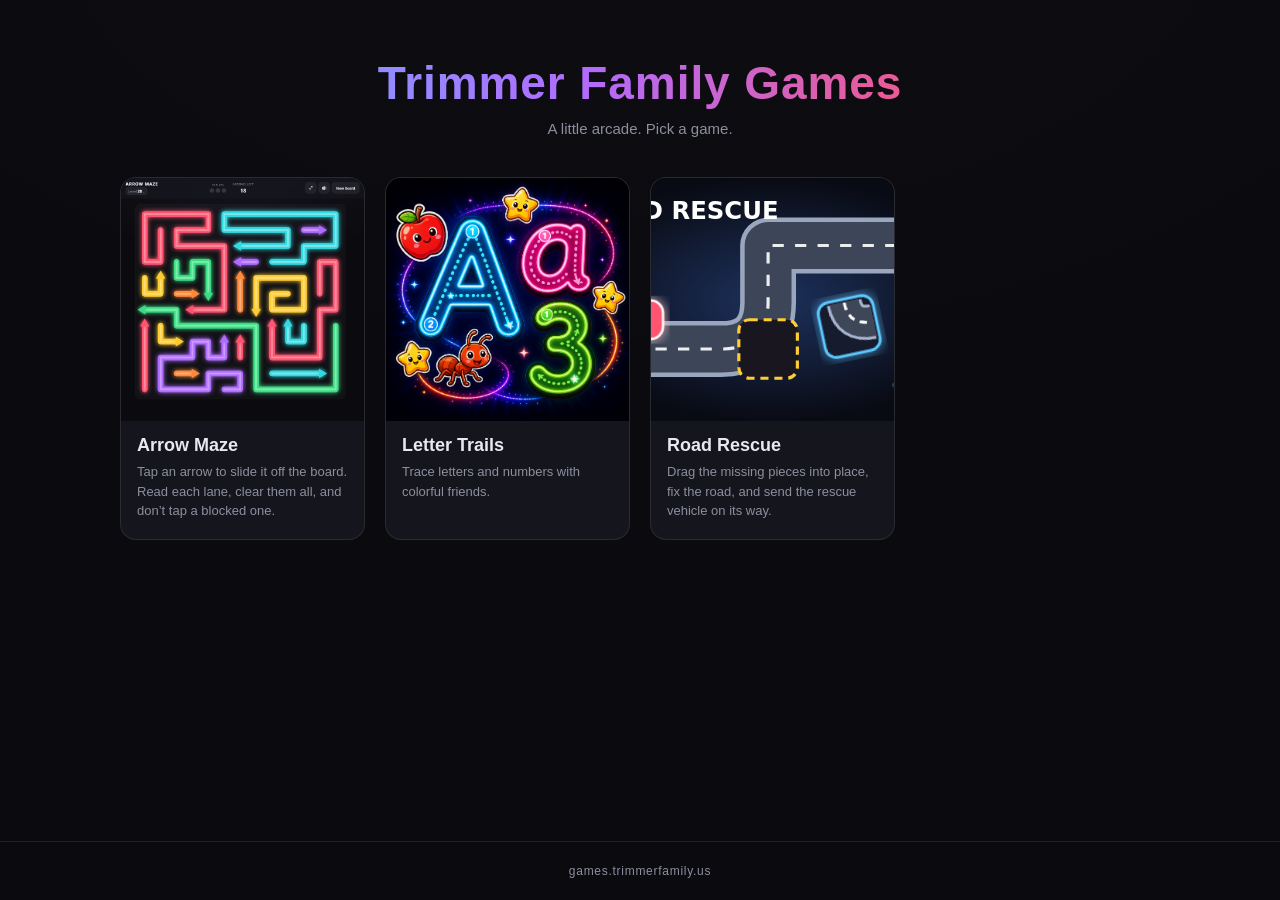
<file: index.html>
<!DOCTYPE html>
<html lang="en">
<head>
  <meta charset="UTF-8" />
  <meta name="viewport" content="width=device-width, initial-scale=1" />
  <meta name="theme-color" content="#0b0b0f" />
  <title>Trimmer Family Games</title>
  <meta name="description" content="A little family arcade of browser games." />
  <link rel="stylesheet" href="assets/hub.css" />
</head>
<body>
  <header class="hub-header">
    <h1>Trimmer Family Games</h1>
    <p class="tagline">A little arcade. Pick a game.</p>
  </header>

  <main>
    <div id="grid" class="grid"></div>
    <p id="empty" class="empty" hidden>No games here yet — check back soon.</p>
  </main>

  <footer class="hub-footer">games.trimmerfamily.us</footer>

  <script src="games.js"></script>
  <script>
    (function () {
      var grid = document.getElementById('grid');
      var games = window.GAMES || [];
      if (!games.length) { document.getElementById('empty').hidden = false; return; }
      games.forEach(function (g) {
        var a = document.createElement('a');
        a.className = 'card';
        a.href = 'games/' + g.slug + '/';
        var thumb = g.thumb
          ? '<img loading="lazy" alt="' + g.name + '" src="' + g.thumb + '">'
          : '<span class="thumb-fallback">' + g.name.charAt(0) + '</span>';
        a.innerHTML =
          '<div class="thumb">' + thumb + '</div>' +
          '<div class="meta">' +
            '<div class="name">' + g.name + '</div>' +
            '<div class="blurb">' + (g.blurb || '') + '</div>' +
          '</div>';
        grid.appendChild(a);
      });
    })();
  </script>
</body>
</html>
</file>
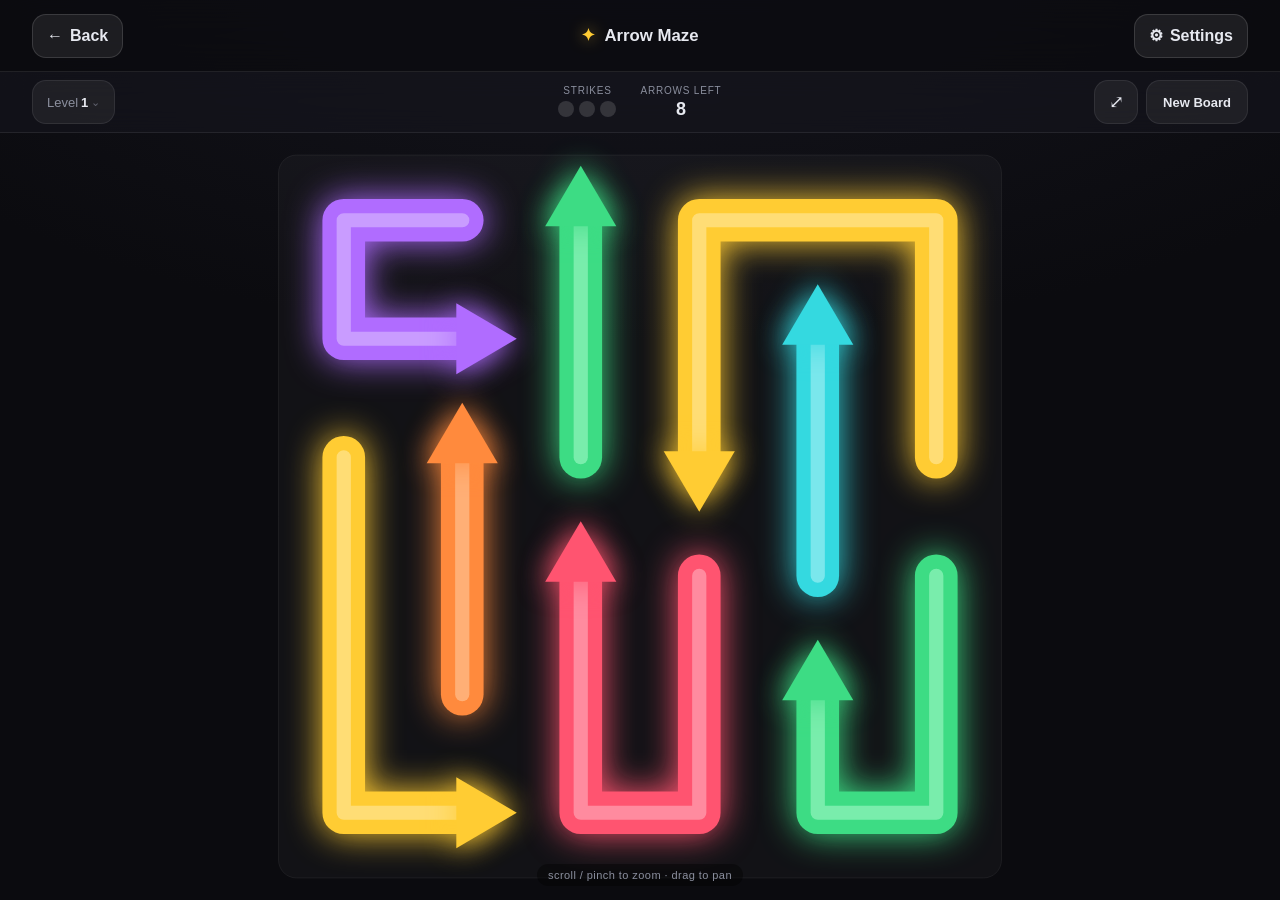
<file: games/arrow-maze/index.html>
<!DOCTYPE html>
<html lang="en">
<head>
  <meta charset="UTF-8" />
  <meta name="viewport" content="width=device-width, initial-scale=1.0, maximum-scale=1.0, user-scalable=no" />
  <meta name="theme-color" content="#0b0b0f" />
  <title>Arrow Maze</title>
  <link rel="stylesheet" href="style.css?v=2" />
</head>
<body>
  <div id="app">
    <header class="topbar">
      <a class="control back" href="../../" aria-label="Back"><span aria-hidden="true">←</span><span>Back</span></a>
      <div class="brand" aria-label="Arrow Maze"><span aria-hidden="true">✦</span><span>Arrow Maze</span></div>
      <div class="top-actions">
        <button id="settings-btn" class="control" type="button" aria-label="Settings" aria-haspopup="dialog"><span aria-hidden="true">⚙</span><span class="settings-label">Settings</span></button>
      </div>
    </header>

    <section id="hud" aria-label="Game status and controls">
      <div class="hud-left">
        <button class="hud-level" id="btn-level" title="Change level">Level <span id="level">1</span><span class="lvl-caret">⌄</span></button>
      </div>
      <div class="hud-center">
        <div class="stat">
          <span class="stat-label">Strikes</span>
          <div id="hearts" class="hearts"></div>
        </div>
        <div class="stat">
          <span class="stat-label">Arrows left</span>
          <span id="arrows-left" class="stat-value">0</span>
        </div>
      </div>
      <div class="hud-right">
        <button id="btn-reset-view" class="icon-btn" title="Reset view" aria-label="Reset view">⤢</button>
        <button id="btn-new" class="text-btn" title="New board at this level"><span class="new-wide">New&nbsp;Board</span><span class="new-short">New</span></button>
      </div>
    </section>

    <main id="stage">
      <canvas id="board"></canvas>
      <div id="zoom-hint" class="zoom-hint">scroll / pinch to zoom · drag to pan</div>
    </main>

    <div id="modal-backdrop" class="modal-backdrop hidden" role="dialog" aria-modal="true" aria-labelledby="modal-title" aria-hidden="true">
      <div class="modal" id="modal">
        <h2 id="modal-title">Level cleared</h2>
        <p id="modal-body">Nice and tidy.</p>
        <div class="modal-actions" id="modal-actions"></div>
      </div>
    </div>

    <div id="level-backdrop" class="modal-backdrop hidden" role="dialog" aria-modal="true" aria-labelledby="level-title" aria-hidden="true">
      <div class="modal">
        <h2 id="level-title">Go to level</h2>
        <p>Jump to any level. Bigger levels are bigger, busier boards.</p>
        <div class="level-chips" id="level-chips">
          <button data-lvl="1">1</button>
          <button data-lvl="25">25</button>
          <button data-lvl="50">50</button>
          <button data-lvl="100">100</button>
          <button data-lvl="200">200</button>
        </div>
        <div class="level-input-row">
          <button id="lvl-minus" class="step" aria-label="Lower">–</button>
          <input id="lvl-input" type="number" min="1" max="999" inputmode="numeric" />
          <button id="lvl-plus" class="step" aria-label="Higher">+</button>
        </div>
        <div class="modal-actions">
          <button id="lvl-go" class="primary">Go</button>
          <button id="lvl-cancel">Cancel</button>
        </div>
      </div>
    </div>

    <div id="settings-backdrop" class="modal-backdrop hidden" role="dialog" aria-modal="true" aria-labelledby="settings-title" aria-hidden="true">
      <div class="modal settings-modal">
        <div class="modal-head">
          <h2 id="settings-title">Settings</h2>
          <button id="settings-close" class="close" type="button" aria-label="Close settings">×</button>
        </div>
        <label class="setting-row">
          <span><strong>Sound effects</strong><small>Movement, strikes, and celebrations</small></span>
          <input id="sound-toggle" type="checkbox" checked />
        </label>
        <p class="settings-note">Reset View and New Board stay in the game toolbar for quick access.</p>
      </div>
    </div>
  </div>

  <script src="generator.js?v=2"></script>
  <script src="app.js?v=2"></script>
</body>
</html>
</file>
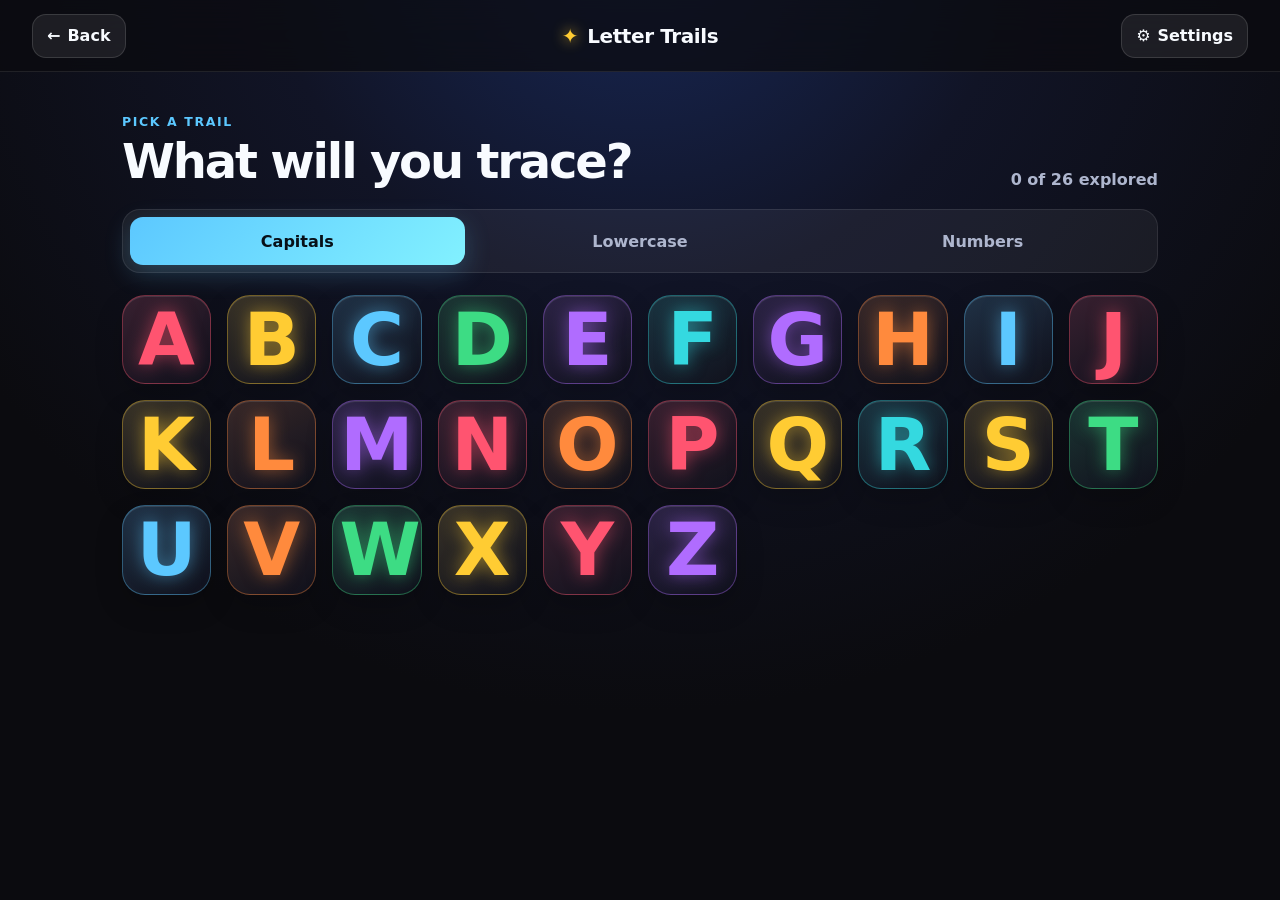
<file: games/letter-trails/index.html>
<!doctype html>
<html lang="en">
<head>
  <meta charset="utf-8" />
  <meta name="viewport" content="width=device-width,initial-scale=1,maximum-scale=1,user-scalable=no" />
  <meta name="theme-color" content="#0b0b0f" />
  <title>Letter Trails</title>
  <link rel="stylesheet" href="style.css?v=7" />
</head>
<body>
  <div id="app">
    <header class="topbar">
      <a id="back-btn" class="control back" href="../../" aria-label="Back"><span aria-hidden="true">←</span><span>Back</span></a>
      <div class="brand">
        <span class="brand-mark" aria-hidden="true">✦</span>
        <span>Letter Trails</span>
      </div>
      <div class="top-actions">
        <button id="help-btn" class="control hidden" type="button"><span aria-hidden="true">▶</span><span>Help</span></button>
        <button id="settings-btn" class="control" type="button" aria-label="Settings" aria-haspopup="dialog"><span aria-hidden="true">⚙</span><span class="wide-label">Settings</span></button>
      </div>
    </header>

    <main>
      <section id="picker-view" class="view active" aria-labelledby="picker-title">
        <div class="picker-heading">
          <div>
            <p class="eyebrow">Pick a trail</p>
            <h1 id="picker-title">What will you trace?</h1>
          </div>
          <p id="explored-count" class="explored">0 of 26 explored</p>
        </div>
        <div class="tabs" role="tablist" aria-label="Character type">
          <button role="tab" data-mode="capitals" aria-selected="true">Capitals</button>
          <button role="tab" data-mode="lowercase" aria-selected="false">Lowercase</button>
          <button role="tab" data-mode="numbers" aria-selected="false">Numbers</button>
        </div>
        <div id="character-grid" class="character-grid" aria-live="polite"></div>
      </section>

      <section id="trace-view" class="view" aria-labelledby="trace-title">
        <div class="trace-intro">
          <div class="word-sticker" id="word-sticker" aria-hidden="true">🍎</div>
          <div>
            <p class="eyebrow" id="trace-kicker">Uppercase A</p>
            <h1 id="trace-title">A is for Apple</h1>
            <p id="instruction" class="instruction" aria-live="polite">Drag the apple from number 1.</p>
          </div>
        </div>

        <div id="trace-card" class="trace-card">
          <svg id="trace-svg" viewBox="0 0 100 100" role="img" aria-labelledby="svg-title svg-desc">
            <title id="svg-title">Letter tracing activity</title>
            <desc id="svg-desc">Follow each glowing path in number order.</desc>
            <defs>
              <filter id="soft-glow" x="-20" y="-20" width="140" height="140" filterUnits="userSpaceOnUse">
                <feGaussianBlur stdDeviation="2.2" result="blur" />
                <feMerge><feMergeNode in="blur"/><feMergeNode in="SourceGraphic"/></feMerge>
              </filter>
            </defs>
            <g id="guide-layer"></g>
            <g id="progress-layer"></g>
            <g id="cue-layer"></g>
          </svg>
          <div id="companion" class="companion" aria-hidden="true">🍎</div>
          <div id="loading-card" class="loading-card hidden" aria-live="polite">
            <div class="loading-friend">✦</div>
            <p>Getting your tracing friend ready…</p>
          </div>
        </div>

        <div class="trace-footer">
          <span id="stroke-count">Stroke 1 of 3</span>
          <button id="choose-btn" class="secondary" type="button">Choose another</button>
        </div>
      </section>
    </main>

    <div id="celebration" class="celebration hidden" aria-live="assertive">
      <div id="confetti" class="confetti" aria-hidden="true"></div>
      <div class="celebration-card">
        <div id="celebration-friend" class="celebration-friend">🍎</div>
        <p class="eyebrow">Trail complete</p>
        <h2 id="celebration-title">You did it!</h2>
        <p id="celebration-copy">A is for Apple.</p>
        <div class="celebration-actions">
          <button id="again-btn" class="primary" type="button">Trace again</button>
          <button id="celebration-choose-btn" class="secondary" type="button">Choose another</button>
        </div>
      </div>
    </div>

    <div id="settings-modal" class="modal-wrap hidden" role="dialog" aria-modal="true" aria-labelledby="settings-title">
      <div class="modal-card">
        <div class="modal-head"><h2 id="settings-title">Settings</h2><button id="settings-close" class="close" aria-label="Close settings">×</button></div>
        <label class="setting-row"><span><strong>Narration</strong><small>Letter names, sounds, and hints</small></span><input id="narration-toggle" type="checkbox" /></label>
        <label class="setting-row"><span><strong>Sound effects</strong><small>Sparkles and celebrations</small></span><input id="effects-toggle" type="checkbox" checked /></label>
        <button id="reset-demos" class="settings-action" type="button">Replay introductory demo</button>
        <button id="reset-progress" class="settings-action danger" type="button">Hold to reset progress</button>
        <p id="storage-note" class="storage-note hidden">Progress cannot be saved in this browser, but you can still play.</p>
      </div>
    </div>
  </div>
  <script src="data.js?v=6"></script>
  <script src="app.js?v=6"></script>
</body>
</html>
</file>
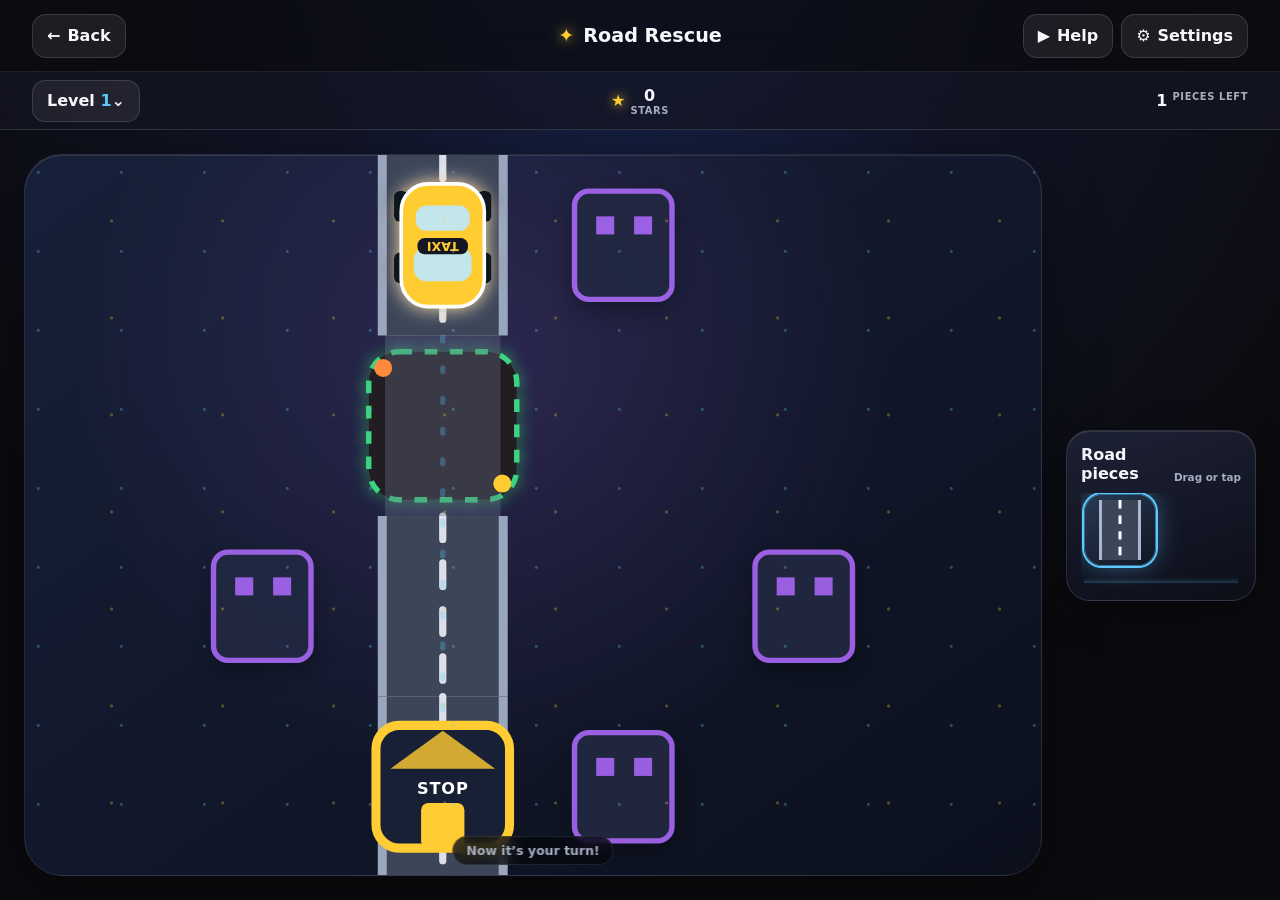
<file: games/road-rescue/index.html>
<!doctype html>
<html lang="en">
<head>
  <meta charset="utf-8" />
  <meta name="viewport" content="width=device-width,initial-scale=1,maximum-scale=1,user-scalable=no" />
  <meta name="theme-color" content="#0b0b0f" />
  <meta name="description" content="Fix the road, then help a colorful vehicle reach its destination." />
  <title>Road Rescue</title>
  <link rel="stylesheet" href="style.css?v=2" />
</head>
<body>
  <div id="app">
    <header class="topbar">
      <a class="control back" href="../../" aria-label="Back"><span aria-hidden="true">←</span><span>Back</span></a>
      <div class="brand"><span class="brand-mark" aria-hidden="true">✦</span><span>Road Rescue</span></div>
      <div class="top-actions">
        <button id="help-btn" class="control" type="button"><span aria-hidden="true">▶</span><span class="wide-label">Help</span></button>
        <button id="settings-btn" class="control" type="button" aria-haspopup="dialog"><span aria-hidden="true">⚙</span><span class="wide-label">Settings</span></button>
      </div>
    </header>

    <section class="statusbar" aria-label="Road status">
      <button id="level-btn" class="status-button" type="button" aria-haspopup="dialog">Level <strong id="level-number">1</strong><span aria-hidden="true">⌄</span></button>
      <div class="status-stat"><span aria-hidden="true">★</span><strong id="star-count">0</strong><small>Stars</small></div>
      <div class="status-stat"><strong id="pieces-left">1</strong><small>Pieces left</small></div>
    </section>

    <main id="game" class="theme-downtown">
      <section id="board-wrap" class="board-wrap" aria-label="Road repair board">
        <div class="scene-glow" aria-hidden="true"></div>
        <svg id="board" viewBox="0 0 400 400" role="img" aria-labelledby="board-title board-desc">
          <title id="board-title">Road repair puzzle</title>
          <desc id="board-desc">Place the road pieces into the matching construction openings.</desc>
          <defs>
            <filter id="road-glow" x="-100" y="-100" width="1000" height="1000" filterUnits="userSpaceOnUse"><feGaussianBlur stdDeviation="4" result="blur"/><feMerge><feMergeNode in="blur"/><feMergeNode in="SourceGraphic"/></feMerge></filter>
            <filter id="vehicle-glow" x="-60%" y="-60%" width="220%" height="220%"><feGaussianBlur stdDeviation="5" result="blur"/><feMerge><feMergeNode in="blur"/><feMergeNode in="SourceGraphic"/></feMerge></filter>
          </defs>
          <g id="scenery-layer"></g>
          <g id="road-layer"></g>
          <g id="hole-layer"></g>
          <g id="route-layer"></g>
          <g id="destination-layer"></g>
          <g id="vehicle-layer"></g>
        </svg>
        <div id="board-message" class="board-message" aria-live="polite">Fix the road!</div>
      </section>

      <aside id="tray-panel" class="tray-panel" aria-label="Road pieces">
        <div class="tray-heading"><span>Road pieces</span><small id="tray-tip">Drag or tap</small></div>
        <div id="piece-tray" class="piece-tray" role="list"></div>
        <button id="show-me-btn" class="show-me hidden" type="button">Show me</button>
      </aside>
    </main>

    <div id="celebration" class="overlay hidden" role="dialog" aria-modal="true" aria-labelledby="celebration-title">
      <div id="confetti" class="confetti" aria-hidden="true"></div>
      <div class="modal-card celebration-card">
        <div id="celebration-icon" class="celebration-icon">🚕</div>
        <p class="eyebrow">Road rescued</p>
        <h2 id="celebration-title">You fixed it!</h2>
        <p id="celebration-copy">The taxi reached its passenger.</p>
        <div class="celebration-actions">
          <button id="next-btn" class="primary" type="button">Next Road</button>
          <button id="replay-btn" type="button">Play Again</button>
          <button id="levels-from-win" type="button">Levels</button>
        </div>
      </div>
    </div>

    <div id="levels-modal" class="overlay hidden" role="dialog" aria-modal="true" aria-labelledby="levels-title">
      <div class="modal-card levels-card">
        <div class="modal-head"><div><p class="eyebrow">Choose a road</p><h2 id="levels-title">Levels</h2></div><button class="close" id="levels-close" aria-label="Close levels">×</button></div>
        <button id="continue-btn" class="primary continue-btn" type="button">Continue Level 1</button>
        <div id="level-grid" class="level-grid"></div>
        <div class="page-controls"><button id="page-prev" type="button" aria-label="Previous levels">←</button><span id="page-label">1–20</span><button id="page-next" type="button" aria-label="Next levels">→</button></div>
      </div>
    </div>

    <div id="settings-modal" class="overlay hidden" role="dialog" aria-modal="true" aria-labelledby="settings-title">
      <div class="modal-card settings-card">
        <div class="modal-head"><h2 id="settings-title">Settings</h2><button class="close" id="settings-close" aria-label="Close settings">×</button></div>
        <label class="setting-row"><span><strong>Sound effects</strong><small>Vehicles, pieces, and celebrations</small></span><input id="sound-toggle" type="checkbox" checked /></label>
        <button id="unlock-btn" class="hold-action" type="button">Hold to unlock all levels</button>
        <button id="reset-level-btn" class="hold-action" type="button">Hold to reset this level</button>
        <button id="reset-progress-btn" class="hold-action danger" type="button">Hold to reset progress</button>
        <p id="storage-note" class="storage-note hidden">Progress cannot be saved in this browser, but you can still play.</p>
      </div>
    </div>
  </div>
  <div id="drag-ghost" class="drag-ghost hidden" aria-hidden="true"></div>
  <script src="generator.js?v=1"></script>
  <script src="app.js?v=1"></script>
</body>
</html>
</file>
<file: assets/hub.css>
:root {
  --bg: #0b0b0f;
  --panel: #15151d;
  --panel-hover: #1b1b26;
  --border: rgba(255, 255, 255, 0.09);
  --text: #e7e9f0;
  --text-dim: #8b8f9e;
  --accent: #5cc8ff;
}

* { box-sizing: border-box; }

body {
  margin: 0;
  min-height: 100vh;
  background:
    radial-gradient(120% 90% at 50% -10%, #17172130 0%, transparent 55%),
    var(--bg);
  color: var(--text);
  font-family: -apple-system, BlinkMacSystemFont, "Segoe UI", Roboto, Helvetica, Arial, sans-serif;
  -webkit-font-smoothing: antialiased;
  display: flex;
  flex-direction: column;
}

.hub-header {
  text-align: center;
  padding: 56px 20px 28px;
}
.hub-header h1 {
  margin: 0;
  font-size: clamp(28px, 6vw, 46px);
  font-weight: 800;
  letter-spacing: 0.02em;
  background: linear-gradient(100deg, #5cc8ff, #b06cff 45%, #ff5470 80%, #ffcc33);
  -webkit-background-clip: text;
  background-clip: text;
  color: transparent;
}
.tagline { margin: 10px 0 0; color: var(--text-dim); font-size: 15px; }

main { flex: 1 1 auto; width: 100%; max-width: 1080px; margin: 0 auto; padding: 12px 20px 60px; }

.grid {
  display: grid;
  grid-template-columns: repeat(auto-fill, minmax(240px, 1fr));
  gap: 20px;
}

.card {
  display: flex;
  flex-direction: column;
  background: var(--panel);
  border: 1px solid var(--border);
  border-radius: 16px;
  overflow: hidden;
  text-decoration: none;
  color: inherit;
  transition: transform 0.16s ease, border-color 0.16s ease, box-shadow 0.16s ease, background 0.16s ease;
}
.card:hover {
  transform: translateY(-4px);
  background: var(--panel-hover);
  border-color: rgba(92, 200, 255, 0.5);
  box-shadow: 0 14px 40px rgba(0, 0, 0, 0.5), 0 0 0 1px rgba(92, 200, 255, 0.25);
}

.thumb {
  aspect-ratio: 1 / 1;
  background: #0d0d12;
  display: grid;
  place-items: center;
  overflow: hidden;
}
.thumb img { width: 100%; height: 100%; object-fit: cover; display: block; }
.thumb-fallback { font-size: 64px; font-weight: 800; color: var(--text-dim); }

.meta { padding: 14px 16px 18px; }
.name { font-size: 18px; font-weight: 700; margin-bottom: 6px; }
.blurb { font-size: 13px; line-height: 1.5; color: var(--text-dim); }

.empty { text-align: center; color: var(--text-dim); padding: 60px 0; }

.hub-footer {
  text-align: center;
  padding: 22px;
  color: var(--text-dim);
  font-size: 12px;
  letter-spacing: 0.06em;
  border-top: 1px solid var(--border);
}
</file>
<file: games/arrow-maze/style.css>
:root {
  --bg: #0b0b0f;
  --bg-2: #121218;
  --panel: rgba(22, 22, 30, 0.72);
  --panel-border: rgba(255, 255, 255, 0.08);
  --text: #e7e9f0;
  --text-dim: #8b8f9e;
  --accent: #5cc8ff;
  --danger: #ff5470;
  --heart-empty: rgba(255, 255, 255, 0.14);
}

* { box-sizing: border-box; }
button, a { font: inherit; }
button { color: inherit; }
button:focus-visible, a:focus-visible { outline: 3px solid #ffcc33; outline-offset: 3px; }

html, body {
  margin: 0;
  height: 100%;
  overflow: hidden;
  background: var(--bg);
  color: var(--text);
  font-family: -apple-system, BlinkMacSystemFont, "Segoe UI", Roboto, Helvetica, Arial, sans-serif;
  -webkit-font-smoothing: antialiased;
  -webkit-tap-highlight-color: transparent;
}

#app {
  display: flex;
  flex-direction: column;
  height: 100vh;
  height: 100dvh;
  background:
    radial-gradient(120% 80% at 50% -10%, #16161f 0%, var(--bg) 60%);
}

/* ---- Shared game shell ---- */
.topbar {
  flex: 0 0 auto;
  height: 72px;
  display: grid;
  grid-template-columns: 1fr auto 1fr;
  align-items: center;
  gap: 12px;
  padding: 12px clamp(12px, 3vw, 32px);
  background: rgba(11, 11, 15, 0.74);
  border-bottom: 1px solid rgba(255, 255, 255, 0.09);
  backdrop-filter: blur(18px);
  z-index: 10;
}
.brand { display: flex; align-items: center; gap: 9px; font-size: 1.05rem; font-weight: 900; white-space: nowrap; }
.brand span:first-child { color: #ffcc33; text-shadow: 0 0 15px rgba(255, 204, 51, 0.7); }
.top-actions { display: flex; justify-content: flex-end; gap: 8px; }
.control {
  min-height: 44px;
  border: 1px solid rgba(255, 255, 255, 0.13);
  border-radius: 14px;
  padding: 0 14px;
  background: rgba(255, 255, 255, 0.075);
  color: var(--text);
  display: inline-flex;
  align-items: center;
  justify-content: center;
  gap: 7px;
  text-decoration: none;
  cursor: pointer;
  font-weight: 800;
}
.control:hover { background: rgba(255, 255, 255, 0.13); }
.back { justify-self: start; }

/* ---- Gameplay HUD ---- */
#hud {
  flex: 0 0 auto;
  display: grid;
  grid-template-columns: 1fr auto 1fr;
  align-items: center;
  gap: 12px;
  min-height: 60px;
  padding: 8px clamp(12px, 3vw, 32px);
  background: rgba(22, 22, 30, 0.62);
  backdrop-filter: blur(14px);
  border-bottom: 1px solid var(--panel-border);
  z-index: 5;
}
.hud-left { display: flex; align-items: center; justify-content: flex-start; }
.hud-level {
  font-family: inherit;
  font-size: 13px;
  color: var(--text-dim);
  background: rgba(255, 255, 255, 0.06);
  border: 1px solid var(--panel-border);
  min-height: 44px;
  border-radius: 14px;
  padding: 0 14px;
  cursor: pointer;
  display: inline-flex;
  align-items: center;
  gap: 3px;
  transition: background 0.15s ease, transform 0.1s ease;
}
.hud-level:hover { background: rgba(255, 255, 255, 0.12); }
.hud-level:active { transform: scale(0.96); }
.hud-level span#level { color: var(--text); font-weight: 700; }
.lvl-caret { font-size: 11px; opacity: 0.6; line-height: 1; }

/* level picker */
.level-chips { display: flex; flex-wrap: wrap; gap: 8px; justify-content: center; margin-bottom: 16px; }
.level-chips button {
  font-family: inherit;
  font-size: 14px;
  font-weight: 600;
  min-width: 46px;
  padding: 9px 12px;
  border-radius: 10px;
  border: 1px solid var(--panel-border);
  background: rgba(255, 255, 255, 0.06);
  color: var(--text);
  cursor: pointer;
  transition: background 0.15s ease, transform 0.1s ease;
}
.level-chips button:hover { background: rgba(92, 200, 255, 0.18); border-color: rgba(92, 200, 255, 0.4); }
.level-chips button:active { transform: scale(0.94); }
.level-input-row { display: flex; align-items: stretch; gap: 8px; margin-bottom: 18px; }
.level-input-row .step {
  font-family: inherit;
  width: 46px;
  font-size: 22px;
  border-radius: 10px;
  border: 1px solid var(--panel-border);
  background: rgba(255, 255, 255, 0.06);
  color: var(--text);
  cursor: pointer;
}
.level-input-row .step:hover { background: rgba(255, 255, 255, 0.12); }
.level-input-row input {
  flex: 1 1 auto;
  min-width: 0;
  font-family: inherit;
  font-size: 20px;
  font-weight: 700;
  text-align: center;
  color: var(--text);
  background: rgba(0, 0, 0, 0.3);
  border: 1px solid var(--panel-border);
  border-radius: 10px;
  padding: 8px;
  -moz-appearance: textfield;
}
.level-input-row input::-webkit-outer-spin-button,
.level-input-row input::-webkit-inner-spin-button { -webkit-appearance: none; margin: 0; }

.hud-center { display: flex; gap: 24px; align-items: center; justify-content: center; }
.stat { display: flex; flex-direction: column; align-items: center; gap: 3px; }
.stat-label { font-size: 10px; letter-spacing: 0.08em; text-transform: uppercase; color: var(--text-dim); }
.stat-value { font-size: 18px; font-weight: 700; font-variant-numeric: tabular-nums; }

.hearts { display: flex; gap: 5px; height: 20px; align-items: center; }
.heart {
  width: 16px; height: 16px;
  border-radius: 50%;
  transition: transform 0.18s ease, background 0.18s ease, box-shadow 0.18s ease;
}
.heart.full { background: var(--danger); box-shadow: 0 0 8px rgba(255, 84, 112, 0.7); }
.heart.empty { background: var(--heart-empty); box-shadow: none; }
.heart.pop { transform: scale(1.5); }

.hud-right { display: flex; gap: 8px; align-items: center; justify-content: flex-end; }
.icon-btn, .text-btn {
  font-family: inherit;
  color: var(--text);
  background: rgba(255, 255, 255, 0.06);
  border: 1px solid var(--panel-border);
  border-radius: 14px;
  cursor: pointer;
  transition: background 0.15s ease, transform 0.1s ease;
}
.icon-btn { width: 44px; height: 44px; font-size: 18px; display: grid; place-items: center; }
.text-btn { min-height: 44px; padding: 0 16px; font-size: 13px; font-weight: 800; }
.icon-btn:hover, .text-btn:hover { background: rgba(255, 255, 255, 0.12); }
.icon-btn:active, .text-btn:active { transform: scale(0.94); }
.new-short { display: none; }

/* ---- Stage / canvas ---- */
#stage {
  flex: 1 1 auto;
  position: relative;
  overflow: hidden;
  touch-action: none;
}
#board { display: block; width: 100%; height: 100%; }

.zoom-hint {
  position: absolute;
  left: 50%;
  bottom: 14px;
  transform: translateX(-50%);
  font-size: 11px;
  letter-spacing: 0.04em;
  color: var(--text-dim);
  background: rgba(0, 0, 0, 0.4);
  padding: 5px 11px;
  border-radius: 999px;
  pointer-events: none;
  opacity: 0;
  transition: opacity 0.4s ease;
}
.zoom-hint.show { opacity: 1; }

/* ---- Modal ---- */
.modal-backdrop {
  position: fixed;
  inset: 0;
  display: grid;
  place-items: center;
  background: rgba(4, 4, 8, 0.72);
  backdrop-filter: blur(13px);
  z-index: 50;
  transition: opacity 0.25s ease;
}
.modal-backdrop.hidden { opacity: 0; visibility: hidden; pointer-events: none; }
.modal {
  width: min(420px, calc(100vw - 40px));
  background: linear-gradient(160deg, rgba(36, 40, 64, 0.97), rgba(15, 16, 27, 0.98));
  border: 1px solid rgba(255, 255, 255, 0.14);
  border-radius: 30px;
  padding: clamp(24px, 6vw, 36px);
  text-align: center;
  box-shadow: 0 24px 60px rgba(0, 0, 0, 0.6);
  transform: translateY(0) scale(1);
  transition: transform 0.25s cubic-bezier(0.2, 0.9, 0.3, 1.2);
}
.modal-backdrop.hidden .modal { transform: translateY(14px) scale(0.96); }
.modal h2 { margin: 0 0 8px; font-size: 24px; }
.modal h2.win { color: #58e0a6; }
.modal h2.lose { color: var(--danger); }
.modal p { margin: 0 0 20px; color: var(--text-dim); font-size: 14px; line-height: 1.5; }
.modal-actions { display: flex; flex-direction: column; gap: 10px; }
.modal-actions button {
  font-family: inherit;
  font-size: 15px;
  font-weight: 600;
  padding: 13px;
  border-radius: 12px;
  border: 1px solid var(--panel-border);
  cursor: pointer;
  color: var(--text);
  background: rgba(255, 255, 255, 0.07);
  transition: background 0.15s ease, transform 0.1s ease;
}
.modal-actions button.primary {
  background: linear-gradient(180deg, #5cc8ff, #3a9be0);
  color: #04121c;
  border-color: transparent;
}
.modal-actions button:hover { background: rgba(255, 255, 255, 0.14); }
.modal-actions button.primary:hover { filter: brightness(1.07); background: linear-gradient(180deg, #5cc8ff, #3a9be0); }
.modal-actions button:active { transform: scale(0.97); }

.settings-modal { text-align: left; }
.modal-head { display: flex; justify-content: space-between; align-items: center; margin-bottom: 12px; }
.modal-head h2 { margin: 0; }
.close { width: 44px; height: 44px; border: 0; border-radius: 50%; color: var(--text); background: rgba(255,255,255,.08); font-size: 1.8rem; cursor: pointer; }
.setting-row { min-height: 64px; display: flex; align-items: center; justify-content: space-between; gap: 20px; padding: 12px 0; border-bottom: 1px solid rgba(255,255,255,.08); }
.setting-row span { display: grid; gap: 4px; }
.setting-row small, .settings-note { color: var(--text-dim); }
.setting-row input { width: 25px; height: 25px; accent-color: var(--accent); }
.settings-note { margin: 18px 0 0 !important; font-size: .85rem !important; }

@media (max-width: 620px) {
  .topbar { height: 62px; padding: 9px; }
  .brand span:last-child, .settings-label { display: none; }
  .control { padding: 0 11px; }
  #hud { grid-template-columns: auto 1fr auto; gap: 8px; padding: 7px 9px; }
  .hud-center { gap: 12px; }
  .stat-label { font-size: 8px; }
  .heart { width: 13px; height: 13px; }
  .hearts { gap: 4px; }
  .text-btn { padding: 0 12px; }
  .new-wide { display: none; }
  .new-short { display: inline; }
}

@media (max-width: 390px) {
  .hud-center { gap: 8px; }
  .hud-level { padding: 0 10px; }
  .text-btn { padding: 0 10px; }
  .icon-btn { width: 42px; }
}

@media (prefers-reduced-motion: reduce) {
  *, *::before, *::after { animation-duration: .001ms !important; animation-iteration-count: 1 !important; scroll-behavior: auto !important; transition-duration: .001ms !important; }
}
</file>
<file: games/letter-trails/style.css>
:root {
  color-scheme: dark;
  --bg: #0b0b0f;
  --panel: rgba(22, 24, 38, .82);
  --panel-2: rgba(31, 34, 53, .9);
  --ink: #f8fbff;
  --dim: #aeb6ce;
  --cyan: #5cc8ff;
  --pink: #ff5470;
  --gold: #ffcc33;
  --green: #3ddc84;
  --violet: #b06cff;
  --orange: #ff8a3d;
  font-family: Inter, ui-rounded, "SF Pro Rounded", system-ui, -apple-system, BlinkMacSystemFont, "Segoe UI", sans-serif;
}
* { box-sizing: border-box; }
html, body { margin: 0; min-height: 100%; background: var(--bg); color: var(--ink); }
body { min-height: 100dvh; overflow-x: hidden; background: radial-gradient(circle at 50% -10%, #18295a 0, #111426 32%, #0b0b0f 68%); }
button, a { font: inherit; }
button { color: inherit; }
button:focus-visible, a:focus-visible { outline: 3px solid var(--gold); outline-offset: 3px; }
.hidden { display: none !important; }
.topbar { height: 72px; display: grid; grid-template-columns: 1fr auto 1fr; align-items: center; gap: 12px; padding: 12px clamp(12px, 3vw, 32px); position: sticky; top: 0; z-index: 20; background: rgba(11, 11, 15, .74); border-bottom: 1px solid rgba(255,255,255,.09); backdrop-filter: blur(18px); }
.brand { display: flex; align-items: center; gap: 9px; font-weight: 900; font-size: clamp(1rem, 2vw, 1.25rem); letter-spacing: -.02em; }
.brand-mark { color: var(--gold); text-shadow: 0 0 14px var(--gold); }
.top-actions { justify-self: end; display: flex; gap: 8px; }
.control { min-height: 44px; border: 1px solid rgba(255,255,255,.13); border-radius: 14px; padding: 0 14px; background: rgba(255,255,255,.075); color: var(--ink); display: inline-flex; align-items: center; justify-content: center; gap: 7px; text-decoration: none; cursor: pointer; font-weight: 800; }
.control:hover { background: rgba(255,255,255,.13); }
.back { justify-self: start; }
main { width: min(1120px, 100%); margin: 0 auto; padding: clamp(18px, 4vw, 42px); }
.view { display: none; }
.view.active { display: block; }
.picker-heading { display: flex; align-items: end; justify-content: space-between; gap: 20px; margin-bottom: 20px; }
.eyebrow { margin: 0 0 4px; color: var(--cyan); font-size: .78rem; font-weight: 900; text-transform: uppercase; letter-spacing: .13em; }
h1, h2, p { margin-top: 0; }
h1 { margin-bottom: 0; font-size: clamp(1.65rem, 4vw, 3rem); letter-spacing: -.045em; }
.explored { margin: 0; color: var(--dim); white-space: nowrap; font-weight: 750; }
.tabs { display: grid; grid-template-columns: repeat(3, 1fr); gap: 8px; padding: 7px; margin-bottom: 22px; background: rgba(255,255,255,.055); border: 1px solid rgba(255,255,255,.09); border-radius: 18px; }
.tabs button { min-height: 48px; border: 0; border-radius: 13px; background: transparent; color: var(--dim); cursor: pointer; font-weight: 900; }
.tabs button[aria-selected="true"] { color: #071018; background: linear-gradient(135deg, var(--cyan), #82f1ff); box-shadow: 0 8px 26px rgba(92,200,255,.24); }
.character-grid { display: grid; grid-template-columns: repeat(auto-fill, minmax(86px, 1fr)); gap: clamp(9px, 1.8vw, 16px); }
.character-tile { --accent: var(--cyan); aspect-ratio: 1; border: 1px solid color-mix(in srgb, var(--accent) 38%, transparent); border-radius: 23px; background: linear-gradient(150deg, color-mix(in srgb, var(--accent) 15%, #151725), rgba(17,18,29,.92)); box-shadow: inset 0 1px rgba(255,255,255,.11), 0 12px 28px rgba(0,0,0,.19); cursor: pointer; position: relative; overflow: hidden; display: grid; place-items: center; transition: transform .16s ease, box-shadow .16s ease; }
.character-tile:hover { transform: translateY(-3px); box-shadow: 0 13px 30px color-mix(in srgb, var(--accent) 15%, transparent); }
.tile-char { font-size: clamp(2.6rem, 7vw, 4.6rem); font-weight: 900; line-height: 1; color: var(--accent); text-shadow: 0 0 18px color-mix(in srgb, var(--accent) 55%, transparent); }
.tile-star { position: absolute; right: 8px; top: 6px; color: var(--gold); filter: drop-shadow(0 0 6px var(--gold)); }
.trace-intro { max-width: 760px; margin: 0 auto 14px; display: flex; align-items: center; justify-content: center; gap: 16px; text-align: left; }
.word-sticker { width: 72px; height: 72px; flex: 0 0 auto; display: grid; place-items: center; border-radius: 22px; font-size: 2.8rem; background: rgba(255,255,255,.09); box-shadow: inset 0 1px rgba(255,255,255,.18), 0 0 26px rgba(92,200,255,.15); }
.trace-intro h1 { font-size: clamp(1.35rem, 4vw, 2.3rem); }
.instruction { margin: 5px 0 0; color: var(--dim); font-weight: 700; }
.trace-card { --accent: var(--cyan); width: min(calc(100dvh - 330px), 680px, 100%); min-width: min(100%, 300px); aspect-ratio: 1; margin: 0 auto; position: relative; overflow: hidden; border-radius: clamp(23px, 5vw, 42px); border: 1px solid color-mix(in srgb, var(--accent) 42%, rgba(255,255,255,.08)); background: radial-gradient(circle at 50% 38%, color-mix(in srgb, var(--accent) 11%, transparent), transparent 48%), linear-gradient(160deg, rgba(30,34,54,.95), rgba(11,12,21,.97)); box-shadow: inset 0 1px rgba(255,255,255,.12), 0 20px 60px rgba(0,0,0,.38), 0 0 44px color-mix(in srgb, var(--accent) 10%, transparent); touch-action: none; user-select: none; }
#trace-svg { display: block; width: 100%; height: 100%; overflow: visible; }
.guide-halo { fill: none; stroke: rgba(255,255,255,.09); stroke-width: 12; stroke-linecap: round; stroke-linejoin: round; }
.guide-path { fill: none; stroke: color-mix(in srgb, var(--accent) 38%, #70809e); stroke-width: 2.15; stroke-linecap: round; stroke-linejoin: round; stroke-dasharray: 1.8 3.2; opacity: .82; }
.progress-path { fill: none; stroke: var(--accent); stroke-width: 8.5; stroke-linecap: round; stroke-linejoin: round; filter: url(#soft-glow); }
.start-ring { fill: #121524; stroke: var(--accent); stroke-width: 1.7; filter: url(#soft-glow); }
.start-number { fill: white; font: 900 4.8px system-ui, sans-serif; text-anchor: middle; dominant-baseline: central; pointer-events: none; }
.direction-dot { fill: var(--accent); filter: url(#soft-glow); }
.cue-active .start-ring { animation: pulse 1.2s infinite ease-in-out; }
.companion { position: absolute; left: 50%; top: 50%; width: clamp(54px, 13%, 86px); aspect-ratio: 1; display: grid; place-items: center; transform: translate(-50%, -92%); border: 3px solid rgba(255,255,255,.82); border-radius: 50%; background: #f8fbff; font-size: clamp(1.8rem, 6vw, 3.1rem); filter: drop-shadow(0 7px 11px rgba(0,0,0,.45)) drop-shadow(0 0 12px var(--accent)); pointer-events: none; transition: left .06s linear, top .06s linear; z-index: 5; }
.companion.waiting { animation: friendPulse 1.2s infinite ease-in-out; }
.trace-footer { width: min(680px, 100%); margin: 14px auto 0; display: flex; align-items: center; justify-content: space-between; gap: 12px; color: var(--dim); font-weight: 800; }
button.primary, button.secondary { min-height: 48px; border-radius: 15px; padding: 0 18px; cursor: pointer; font-weight: 900; }
.primary { border: 0; color: #081018; background: linear-gradient(135deg, var(--gold), #ffec7a); box-shadow: 0 8px 24px rgba(255,204,51,.24); }
.secondary { border: 1px solid rgba(255,255,255,.14); color: var(--ink); background: rgba(255,255,255,.075); }
.celebration, .modal-wrap { position: fixed; inset: 0; z-index: 50; display: grid; place-items: center; padding: 20px; background: rgba(4,5,10,.76); backdrop-filter: blur(13px); }
.celebration-card, .modal-card { width: min(460px, 100%); padding: clamp(24px, 6vw, 40px); text-align: center; border: 1px solid rgba(255,255,255,.14); border-radius: 30px; background: linear-gradient(160deg, rgba(36,40,64,.97), rgba(15,16,27,.98)); box-shadow: 0 28px 80px rgba(0,0,0,.52); }
.celebration-friend { font-size: 5rem; animation: bounce .7s infinite alternate ease-in-out; }
.celebration-friend.count-scene { min-height: 95px; display: flex; flex-wrap: wrap; align-items: center; justify-content: center; gap: 5px; font-size: clamp(1.25rem, 6vw, 2.35rem); animation: none; }
.celebration-card h2 { margin-bottom: 6px; font-size: clamp(2rem, 8vw, 3.4rem); }
.celebration-card > p:not(.eyebrow) { color: var(--dim); font-size: 1.1rem; }
.celebration-actions { display: grid; grid-template-columns: 1fr 1fr; gap: 10px; margin-top: 24px; }
.confetti { position: absolute; inset: 0; pointer-events: none; overflow: hidden; }
.confetti i { position: absolute; top: -10%; width: 10px; height: 18px; border-radius: 4px; animation: fall 1.8s linear forwards; }
.modal-card { text-align: left; }
.modal-head { display: flex; justify-content: space-between; align-items: center; margin-bottom: 12px; }
.modal-head h2 { margin: 0; }
.close { width: 44px; height: 44px; border: 0; border-radius: 50%; color: var(--ink); background: rgba(255,255,255,.08); font-size: 1.8rem; cursor: pointer; }
.setting-row { min-height: 68px; display: flex; align-items: center; justify-content: space-between; gap: 16px; border-bottom: 1px solid rgba(255,255,255,.09); }
.setting-row span { display: grid; gap: 2px; }
.setting-row small { color: var(--dim); }
.setting-row input { width: 25px; height: 25px; accent-color: var(--cyan); }
.settings-action { width: 100%; min-height: 48px; margin-top: 12px; border: 1px solid rgba(255,255,255,.12); border-radius: 14px; color: var(--ink); background: rgba(255,255,255,.06); cursor: pointer; font-weight: 850; }
.settings-action.danger { color: #ff91a4; border-color: rgba(255,84,112,.28); }
.settings-action.holding { background: linear-gradient(90deg, rgba(255,84,112,.35) var(--hold, 0%), rgba(255,255,255,.06) var(--hold, 0%)); }
.storage-note { margin: 15px 0 0; color: var(--gold); font-size: .88rem; }
.loading-card { position: absolute; inset: 0; display: grid; place-content: center; text-align: center; background: rgba(12,14,24,.92); z-index: 10; }
.loading-friend { font-size: 4rem; color: var(--gold); animation: spin 1.3s linear infinite; }
.loading-card p { color: var(--dim); font-weight: 800; }
@keyframes pulse { 50% { transform: scale(1.16); transform-origin: center; opacity: .68; } }
@keyframes friendPulse { 50% { transform: translate(-50%, -98%) scale(1.07); } }
@keyframes bounce { to { transform: translateY(-12px) rotate(4deg); } }
@keyframes fall { to { transform: translateY(115vh) rotate(680deg); } }
@keyframes spin { to { transform: rotate(360deg); } }
@media (max-width: 620px) {
  .topbar { grid-template-columns: 1fr auto 1fr; height: 62px; padding: 9px; }
  .brand span:last-child { display: none; }
  .wide-label { display: none; }
  .control { padding: 0 11px; }
  main { padding: 16px 12px 24px; }
  .picker-heading { align-items: start; }
  .explored { font-size: .82rem; }
  .character-grid { grid-template-columns: repeat(4, 1fr); }
  .trace-intro { justify-content: flex-start; }
  .word-sticker { width: 58px; height: 58px; font-size: 2.2rem; border-radius: 17px; }
  .trace-card { width: min(calc(100dvh - 235px), 100%); min-width: min(100%, 265px); }
  .trace-footer { font-size: .83rem; }
  .celebration-actions { grid-template-columns: 1fr; }
}
@media (max-height: 620px) and (orientation: landscape) {
  .topbar { position: fixed; left: 0; right: 0; }
  main { padding-top: 76px; }
  #trace-view.active { display: grid; grid-template-columns: minmax(210px, 1fr) minmax(320px, 58vh); grid-template-rows: 1fr auto; gap: 10px 22px; align-items: center; }
  .trace-intro { grid-row: 1 / 3; align-self: center; }
  .trace-card { width: min(58vh, 520px); grid-column: 2; }
  .trace-footer { grid-column: 2; }
}
@media (prefers-reduced-motion: reduce) {
  *, *::before, *::after { animation-duration: .001ms !important; animation-iteration-count: 1 !important; scroll-behavior: auto !important; transition-duration: .001ms !important; }
}
</file>
<file: games/road-rescue/style.css>
:root {
  --bg:#0b0b0f; --panel:rgba(25,28,43,.82); --line:rgba(255,255,255,.12);
  --ink:#f6f7fb; --dim:#a8aec2; --cyan:#5cc8ff; --gold:#ffcc33;
  --pink:#ff5470; --green:#3ddc84; --violet:#b06cff;
}
* { box-sizing:border-box; }
html,body { margin:0; width:100%; height:100%; overflow:hidden; background:var(--bg); color:var(--ink); font-family:Inter,ui-rounded,"Segoe UI",system-ui,sans-serif; -webkit-tap-highlight-color:transparent; }
button,a { font:inherit; }
button { color:inherit; }
button:focus-visible,a:focus-visible,[role="button"]:focus-visible { outline:3px solid var(--gold); outline-offset:3px; }
.hidden { display:none !important; }
#app { height:100dvh; display:flex; flex-direction:column; background:radial-gradient(circle at 50% -10%,#18295a 0,#111426 32%,#0b0b0f 70%); }
.topbar { height:72px; flex:0 0 auto; display:grid; grid-template-columns:1fr auto 1fr; align-items:center; gap:12px; padding:12px clamp(12px,3vw,32px); z-index:20; background:rgba(11,11,15,.76); border-bottom:1px solid rgba(255,255,255,.09); backdrop-filter:blur(18px); }
.brand { display:flex; align-items:center; gap:9px; font-weight:900; font-size:clamp(1rem,2vw,1.2rem); white-space:nowrap; }
.brand-mark { color:var(--gold); text-shadow:0 0 14px var(--gold); }
.top-actions { justify-self:end; display:flex; gap:8px; }
.control { min-height:44px; border:1px solid rgba(255,255,255,.13); border-radius:14px; padding:0 14px; background:rgba(255,255,255,.075); color:var(--ink); display:inline-flex; align-items:center; justify-content:center; gap:7px; text-decoration:none; cursor:pointer; font-weight:800; }
.control:hover { background:rgba(255,255,255,.13); }
.back { justify-self:start; }
.statusbar { min-height:58px; flex:0 0 auto; display:grid; grid-template-columns:1fr auto 1fr; align-items:center; gap:12px; padding:7px clamp(12px,3vw,32px); border-bottom:1px solid var(--line); background:rgba(20,22,34,.72); backdrop-filter:blur(14px); z-index:10; }
.status-button { justify-self:start; min-height:42px; border:1px solid var(--line); border-radius:13px; padding:0 14px; background:rgba(255,255,255,.07); cursor:pointer; font-weight:800; }
.status-button strong { color:var(--cyan); }
.statusbar > .status-stat:nth-child(2) { justify-self:center; }
.statusbar > .status-stat:nth-child(3) { justify-self:end; }
.status-stat { min-width:72px; display:grid; grid-template-columns:auto auto; grid-template-rows:auto auto; justify-content:center; column-gap:5px; text-align:center; }
.status-stat > span { color:var(--gold); grid-row:1/3; align-self:center; text-shadow:0 0 11px var(--gold); }
.status-stat strong { font-size:1rem; }
.status-stat small { color:var(--dim); font-size:.62rem; font-weight:800; letter-spacing:.06em; text-transform:uppercase; }
#game { flex:1 1 auto; min-height:0; display:grid; grid-template-columns:minmax(320px,1fr) minmax(150px,190px); gap:clamp(10px,2vw,24px); padding:clamp(10px,2vw,24px); overflow:hidden; position:relative; }
.board-wrap { min-width:0; min-height:0; position:relative; display:grid; place-items:center; border:1px solid rgba(255,255,255,.1); border-radius:clamp(22px,4vw,38px); overflow:hidden; background:radial-gradient(circle at 50% 40%,rgba(92,200,255,.12),transparent 55%),linear-gradient(145deg,#172039,#0c101d); box-shadow:inset 0 1px rgba(255,255,255,.1),0 20px 60px rgba(0,0,0,.35); }
.theme-downtown .board-wrap { background:radial-gradient(circle at 45% 30%,rgba(176,108,255,.16),transparent 54%),linear-gradient(145deg,#172039,#0c101d); }
.theme-neighborhood .board-wrap { background:radial-gradient(circle at 65% 30%,rgba(61,220,132,.13),transparent 55%),linear-gradient(145deg,#142b31,#0b131d); }
.theme-park .board-wrap { background:radial-gradient(circle at 40% 35%,rgba(61,220,132,.2),transparent 58%),linear-gradient(145deg,#123128,#091510); }
.theme-waterfront .board-wrap { background:radial-gradient(circle at 65% 25%,rgba(52,217,224,.19),transparent 58%),linear-gradient(145deg,#103047,#08131e); }
.theme-construction .board-wrap { background:radial-gradient(circle at 45% 25%,rgba(255,204,51,.16),transparent 58%),linear-gradient(145deg,#332517,#15100b); }
.scene-glow { position:absolute; inset:0; opacity:.32; pointer-events:none; background-image:radial-gradient(circle at 16% 22%,var(--cyan) 0 1px,transparent 2px),radial-gradient(circle at 78% 68%,var(--gold) 0 1px,transparent 2px); background-size:83px 79px,111px 97px; }
#board { display:block; width:min(100%,calc((100dvh - 178px) * var(--board-ratio,1))); height:min(100%,calc(100vw / var(--board-ratio,1))); max-height:100%; overflow:visible; touch-action:none; user-select:none; }
.road-outline { fill:none; stroke:#9aa6bd; stroke-width:72; stroke-linecap:butt; stroke-linejoin:round; }
.road-asphalt { fill:none; stroke:#3d4659; stroke-width:62; stroke-linecap:butt; stroke-linejoin:round; }
.road-center { fill:none; stroke:#f3f5fb; stroke-width:4; stroke-linecap:round; stroke-linejoin:round; stroke-dasharray:13 13; opacity:.88; }
.fixed-road { transition:opacity .25s ease; }
.road-hole { cursor:pointer; }
.hole-bed { fill:#241c24; stroke:#ffcc33; stroke-width:3; stroke-dasharray:7 7; rx:17; opacity:.96; }
.hole-shape { fill:none; stroke:#677086; stroke-width:64; stroke-linecap:butt; stroke-linejoin:round; opacity:.35; }
.road-hole.compatible .hole-bed,.road-hole.hint .hole-bed { stroke:var(--green); filter:url(#road-glow); animation:pulse 1s ease-in-out infinite; }
.road-hole.rotate-hint .hole-bed { stroke:var(--gold); animation:wobble .45s ease; }
.road-hole.wrong .hole-bed { stroke:var(--pink); animation:wobble .32s ease; }
.route-cue { fill:none; stroke:var(--cyan); stroke-width:3; stroke-dasharray:2 15; stroke-linecap:round; opacity:.28; pointer-events:none; }
.placed-road { animation:lockIn .32s cubic-bezier(.2,.9,.3,1.3); filter:url(#road-glow); }
.scenery-icon { opacity:.86; filter:drop-shadow(0 5px 6px rgba(0,0,0,.35)); }
.destination-label { fill:#fff; font-size:9px; font-weight:900; text-anchor:middle; letter-spacing:.05em; }
.vehicle { filter:url(#vehicle-glow); transform-box:fill-box; transform-origin:center; }
.vehicle-body { stroke:#fff; stroke-width:2; }
.vehicle-window { fill:#bde9ff; opacity:.9; }
.vehicle-wheel { fill:#11131b; }
.vehicle-light { animation:lightFlash .55s alternate infinite; }
.board-message { position:absolute; left:50%; bottom:10px; transform:translateX(-50%); max-width:80%; padding:6px 13px; border:1px solid rgba(255,255,255,.1); border-radius:999px; background:rgba(5,7,13,.72); color:var(--dim); font-size:.78rem; font-weight:800; text-align:center; pointer-events:none; backdrop-filter:blur(8px); }
.tray-panel { align-self:center; max-height:100%; min-height:150px; display:flex; flex-direction:column; gap:10px; padding:14px; overflow:hidden; border:1px solid var(--line); border-radius:24px; background:linear-gradient(160deg,rgba(32,36,58,.9),rgba(13,15,25,.94)); box-shadow:inset 0 1px rgba(255,255,255,.1),0 14px 40px rgba(0,0,0,.28); transition:max-height .3s ease; }
.tray-panel.empty { min-height:0; max-height:62px; }
.tray-panel.empty .piece-tray { display:none; }
.tray-heading { display:flex; justify-content:space-between; align-items:end; gap:8px; font-weight:900; }
.tray-heading small { color:var(--dim); font-size:.65rem; white-space:nowrap; }
.piece-tray { display:grid; grid-template-columns:repeat(2,minmax(58px,1fr)); gap:10px; padding:3px; overflow-y:auto; overscroll-behavior:contain; scrollbar-color:rgba(92,200,255,.5) transparent; }
.piece-tray::after { content:""; position:sticky; bottom:-3px; grid-column:1/-1; height:5px; background:linear-gradient(transparent,rgba(92,200,255,.22)); pointer-events:none; }
.piece { aspect-ratio:1; min-width:0; border:1px solid color-mix(in srgb,var(--piece-color,var(--cyan)) 46%,transparent); border-radius:18px; padding:5px; background:linear-gradient(145deg,color-mix(in srgb,var(--piece-color,var(--cyan)) 16%,#1c2032),#111522); cursor:grab; touch-action:pan-y; transition:transform .18s ease,opacity .24s ease,box-shadow .18s ease; }
.piece:hover,.piece.selected,.piece.hint { box-shadow:0 0 0 2px var(--piece-color,var(--cyan)),0 0 24px color-mix(in srgb,var(--piece-color,var(--cyan)) 42%,transparent); transform:translateY(-2px); }
.piece:active { cursor:grabbing; }
.piece.placed { opacity:0; transform:scale(.45); pointer-events:none; }
.piece svg { width:100%; height:100%; display:block; transform:rotate(var(--rotation,0deg)); transition:transform .2s ease; }
.piece .mini-outline { fill:none; stroke:#aab6cf; stroke-width:70; stroke-linejoin:round; }
.piece .mini-road { fill:none; stroke:#3d4659; stroke-width:60; stroke-linejoin:round; }
.piece .mini-line { fill:none; stroke:#fff; stroke-width:5; stroke-dasharray:14 12; }
.show-me { min-height:44px; border:0; border-radius:14px; background:linear-gradient(135deg,var(--gold),#fff080); color:#10121b; font-weight:900; cursor:pointer; }
.drag-ghost { position:fixed; z-index:100; width:86px; height:86px; padding:7px; pointer-events:none; transform:translate(-50%,-50%) scale(1.06); border-radius:20px; background:#171c2d; border:2px solid var(--cyan); box-shadow:0 14px 34px rgba(0,0,0,.45),0 0 28px rgba(92,200,255,.4); }
.drag-ghost svg { width:100%; height:100%; transform:rotate(var(--rotation,0deg)); }
.overlay { position:fixed; inset:0; z-index:60; display:grid; place-items:center; padding:20px; background:rgba(4,5,10,.78); backdrop-filter:blur(13px); }
.modal-card { width:min(470px,100%); max-height:min(760px,calc(100dvh - 40px)); overflow:auto; padding:clamp(24px,5vw,38px); border:1px solid rgba(255,255,255,.14); border-radius:30px; background:linear-gradient(160deg,rgba(36,40,64,.98),rgba(15,16,27,.99)); box-shadow:0 28px 80px rgba(0,0,0,.55); }
.modal-head { display:flex; justify-content:space-between; align-items:center; gap:12px; margin-bottom:15px; }
.modal-head h2 { margin:0; font-size:1.65rem; }
.close { width:44px; height:44px; border:0; border-radius:50%; background:rgba(255,255,255,.08); font-size:1.8rem; cursor:pointer; }
.eyebrow { margin:0 0 5px; color:var(--cyan); font-size:.72rem; font-weight:950; letter-spacing:.13em; text-transform:uppercase; }
.celebration-card { text-align:center; position:relative; overflow:hidden; }
.celebration-icon { font-size:4.4rem; animation:bounce .7s ease-in-out alternate infinite; }
.celebration-card h2 { margin:5px 0 8px; font-size:clamp(2rem,7vw,3rem); }
.celebration-card p:not(.eyebrow) { color:var(--dim); }
.celebration-actions { display:grid; gap:9px; margin-top:22px; }
.celebration-actions button,.continue-btn,.page-controls button,.hold-action { min-height:48px; border:1px solid var(--line); border-radius:14px; background:rgba(255,255,255,.07); cursor:pointer; font-weight:900; }
.primary { border:0 !important; color:#071018 !important; background:linear-gradient(135deg,var(--cyan),#88efff) !important; box-shadow:0 8px 24px rgba(92,200,255,.24); }
.confetti { position:absolute; inset:0; pointer-events:none; overflow:hidden; }
.confetti-piece { position:absolute; top:-20px; width:9px; height:15px; border-radius:3px; animation:fall 1.8s linear forwards; }
.continue-btn { width:100%; margin-bottom:15px; }
.level-grid { display:grid; grid-template-columns:repeat(5,1fr); gap:8px; }
.level-tile { aspect-ratio:1; border:1px solid var(--line); border-radius:13px; background:rgba(255,255,255,.06); cursor:pointer; font-weight:900; position:relative; }
.level-tile.current { border-color:var(--cyan); box-shadow:0 0 16px rgba(92,200,255,.35); }
.level-tile .level-star { position:absolute; right:3px; top:1px; color:var(--gold); font-size:.7rem; }
.level-tile:disabled { opacity:.3; cursor:not-allowed; }
.page-controls { display:grid; grid-template-columns:48px 1fr 48px; align-items:center; gap:8px; margin-top:15px; text-align:center; color:var(--dim); font-weight:800; }
.setting-row { min-height:66px; display:flex; align-items:center; justify-content:space-between; gap:18px; padding:12px 0; border-bottom:1px solid rgba(255,255,255,.08); }
.setting-row span { display:grid; gap:3px; }
.setting-row small,.storage-note { color:var(--dim); }
.setting-row input { width:26px; height:26px; accent-color:var(--cyan); }
.hold-action { width:100%; margin-top:11px; background:linear-gradient(90deg,rgba(92,200,255,.3) var(--hold,0%),rgba(255,255,255,.06) var(--hold,0%)); }
.hold-action.danger { color:#ff91a4; background:linear-gradient(90deg,rgba(255,84,112,.34) var(--hold,0%),rgba(255,255,255,.06) var(--hold,0%)); }
.storage-note { margin:15px 0 0; font-size:.82rem; }
@keyframes pulse { 50% { opacity:.58; transform:scale(1.035); transform-origin:center; } }
@keyframes wobble { 25%{transform:rotate(-3deg)} 75%{transform:rotate(3deg)} }
@keyframes lockIn { from{opacity:.25;transform:scale(.72);transform-origin:center} to{opacity:1;transform:scale(1)} }
@keyframes lightFlash { to{opacity:.22} }
@keyframes bounce { to{transform:translateY(-10px) rotate(3deg)} }
@keyframes fall { to{transform:translateY(110vh) rotate(620deg)} }
@media (max-width:700px) {
  .topbar { height:62px; padding:9px; }
  .brand span:last-child,.wide-label { display:none; }
  .control { padding:0 11px; }
  .statusbar { min-height:52px; padding:5px 9px; }
  #game { grid-template-columns:1fr; grid-template-rows:minmax(0,1fr) auto; gap:8px; padding:8px; }
  .board-wrap { border-radius:22px; }
  #board { width:min(100%,calc((100dvh - 255px) * var(--board-ratio,1))); height:min(100%,calc(100vw / var(--board-ratio,1))); }
  .tray-panel { width:100%; min-height:0; max-height:138px; padding:9px 11px; border-radius:18px; }
  .tray-heading { font-size:.8rem; }
  .piece-tray { display:flex; flex-direction:row; gap:8px; overflow-x:auto; overflow-y:hidden; padding:2px; }
  .piece-tray::after { position:sticky; right:-2px; bottom:auto; min-width:5px; height:auto; background:linear-gradient(90deg,transparent,rgba(92,200,255,.22)); }
  .piece { flex:0 0 78px; width:78px; height:78px; touch-action:pan-x; }
  .show-me { flex:0 0 44px; }
  .board-message { bottom:5px; font-size:.68rem; }
}
@media (max-height:620px) and (orientation:landscape) {
  .topbar { height:56px; padding:6px 10px; }
  .statusbar { min-height:46px; padding:2px 10px; }
  #game { padding:7px; gap:8px; grid-template-columns:minmax(300px,1fr) 145px; grid-template-rows:1fr; }
  .tray-panel { max-height:100%; width:auto; }
  .piece-tray { display:grid; grid-template-columns:repeat(2,1fr); overflow-y:auto; overflow-x:hidden; }
  .piece { width:auto; height:auto; flex:auto; }
  #board { width:min(100%,calc((100dvh - 116px) * var(--board-ratio,1))); height:min(100%,calc(100vw / var(--board-ratio,1))); }
  .wide-label { display:none; }
}
</file>
